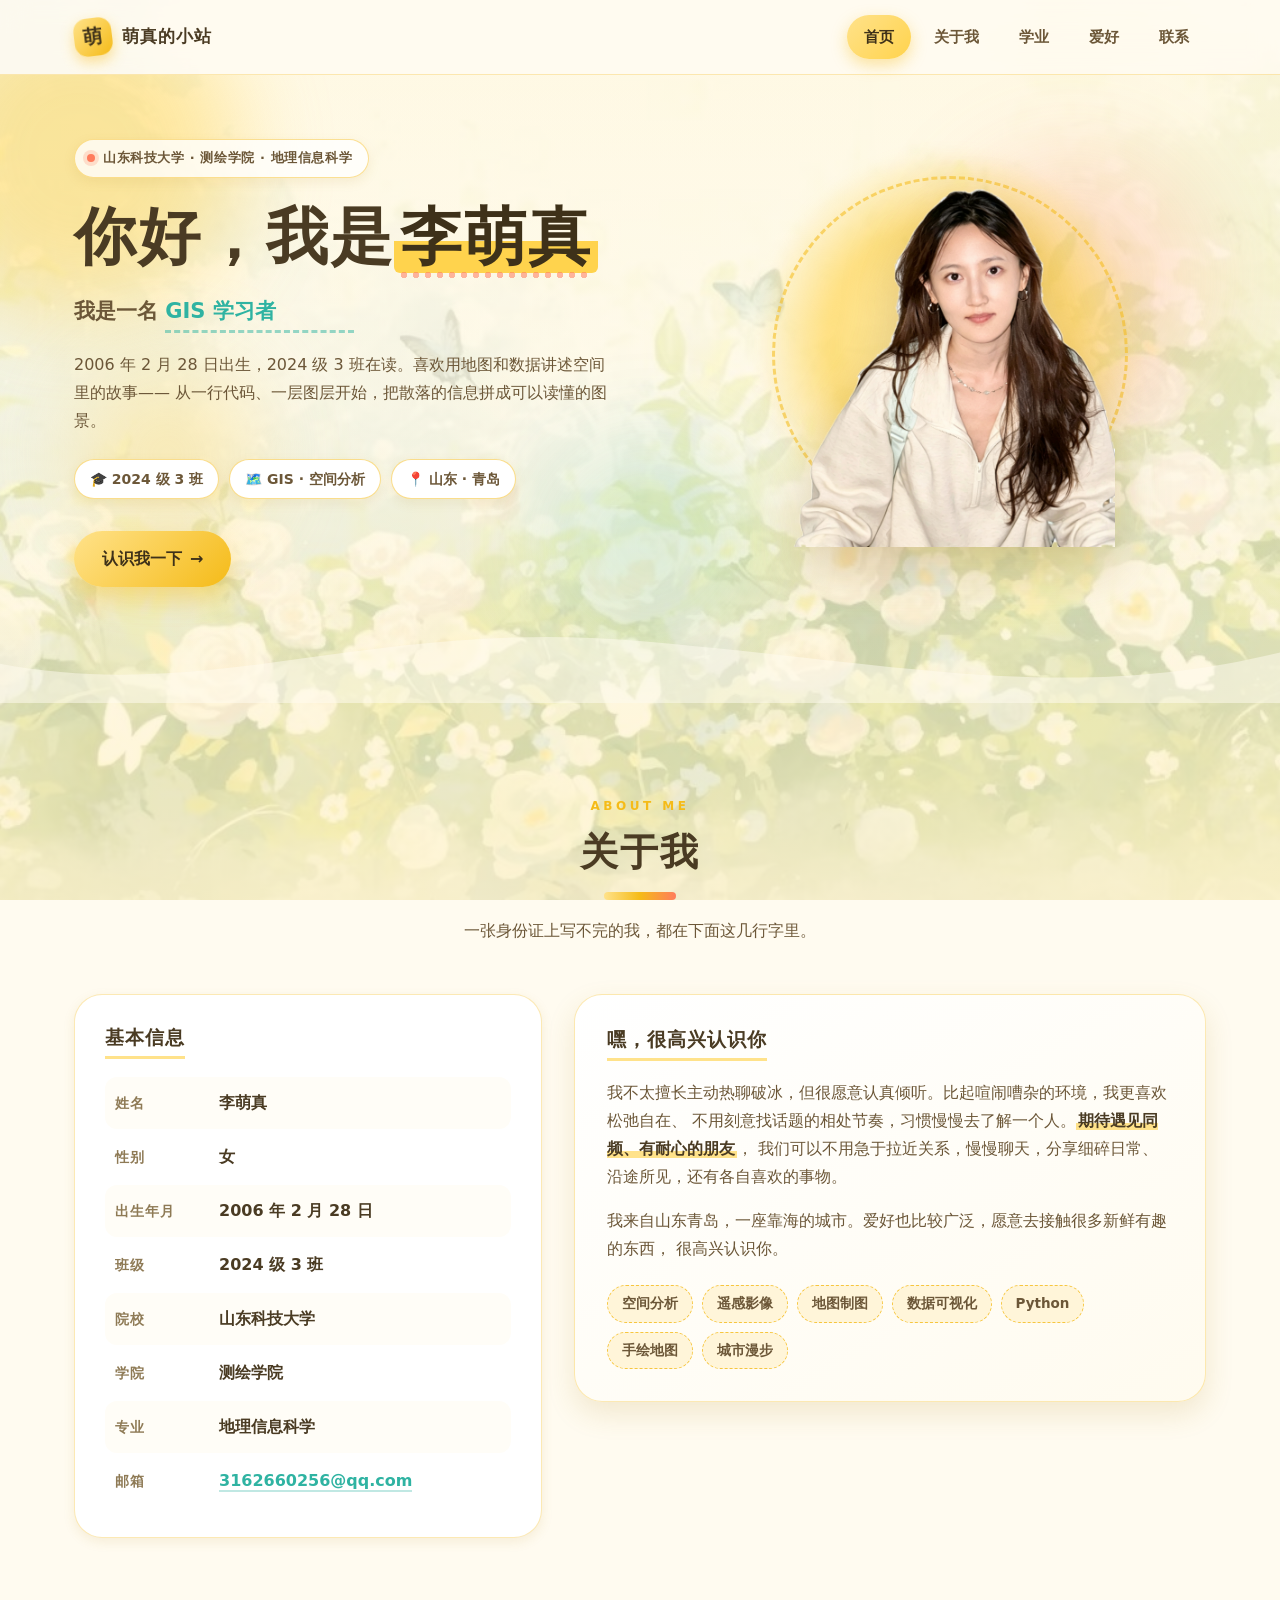
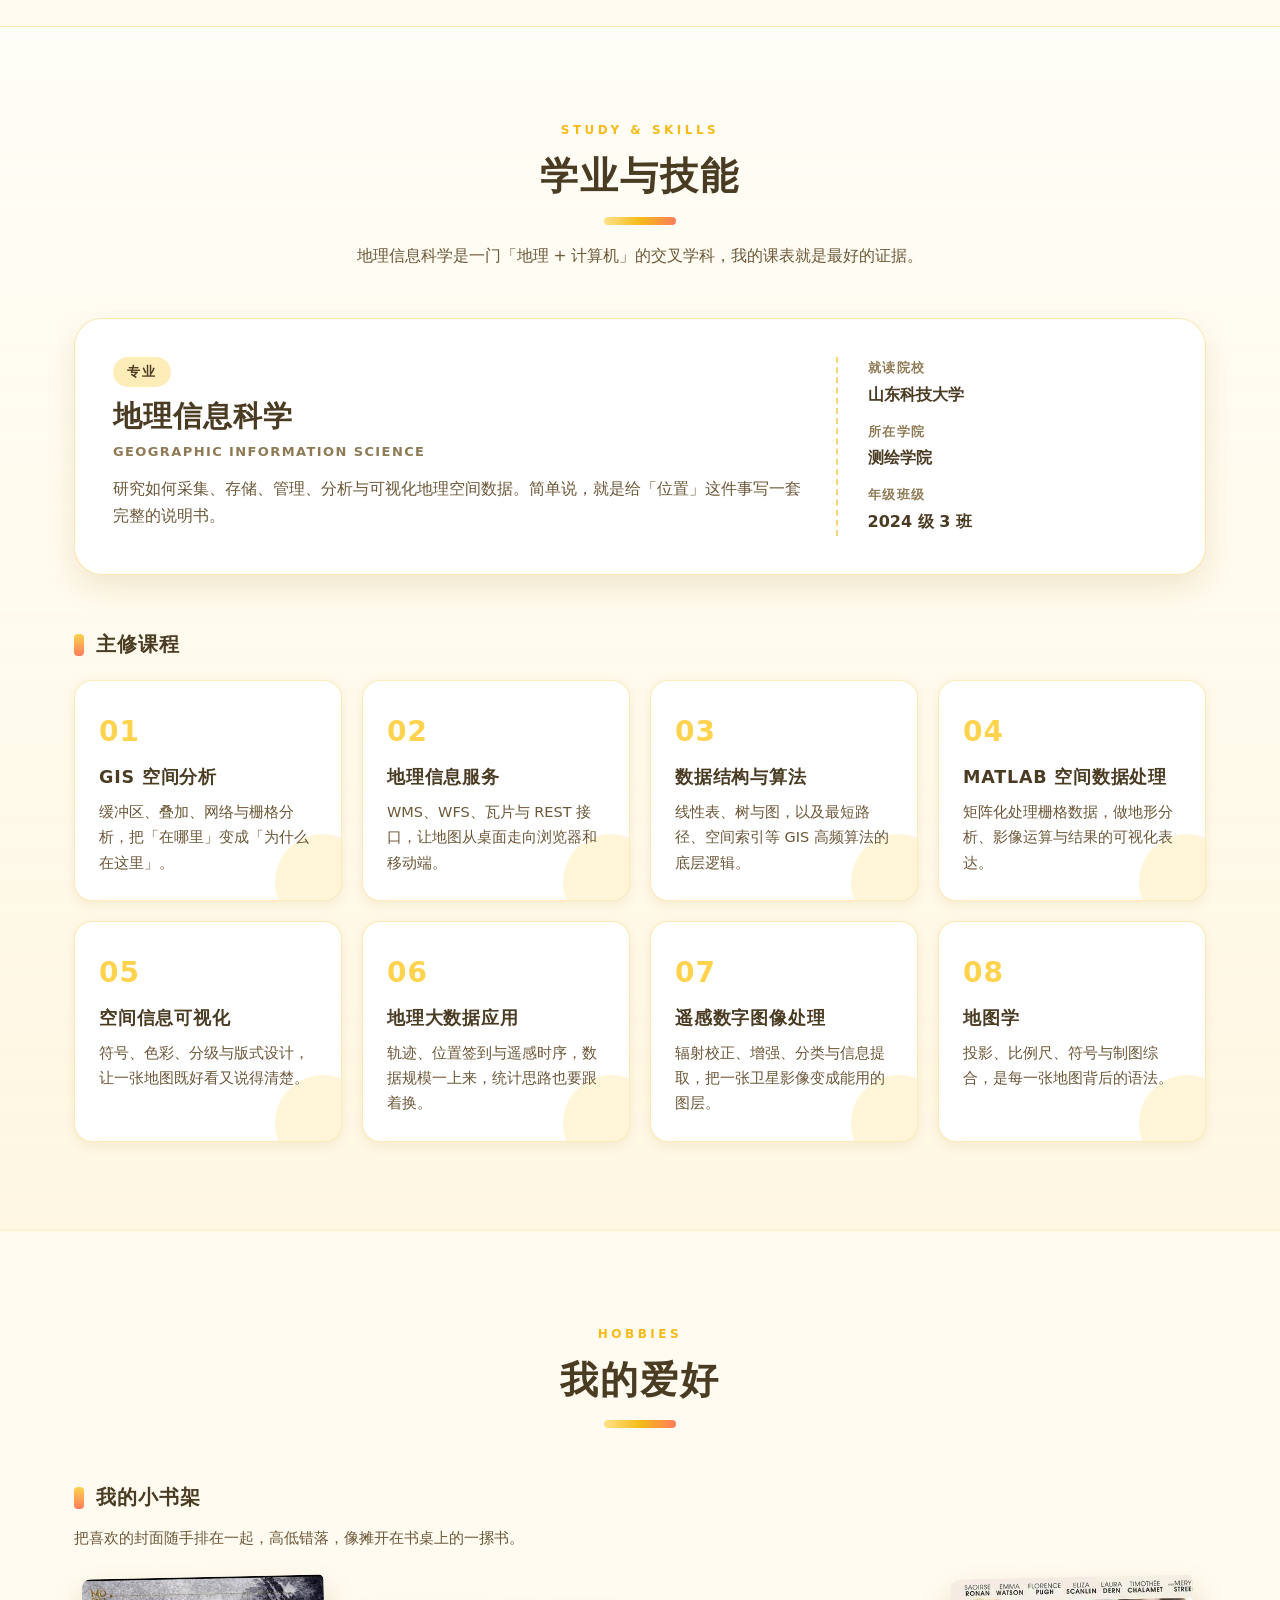
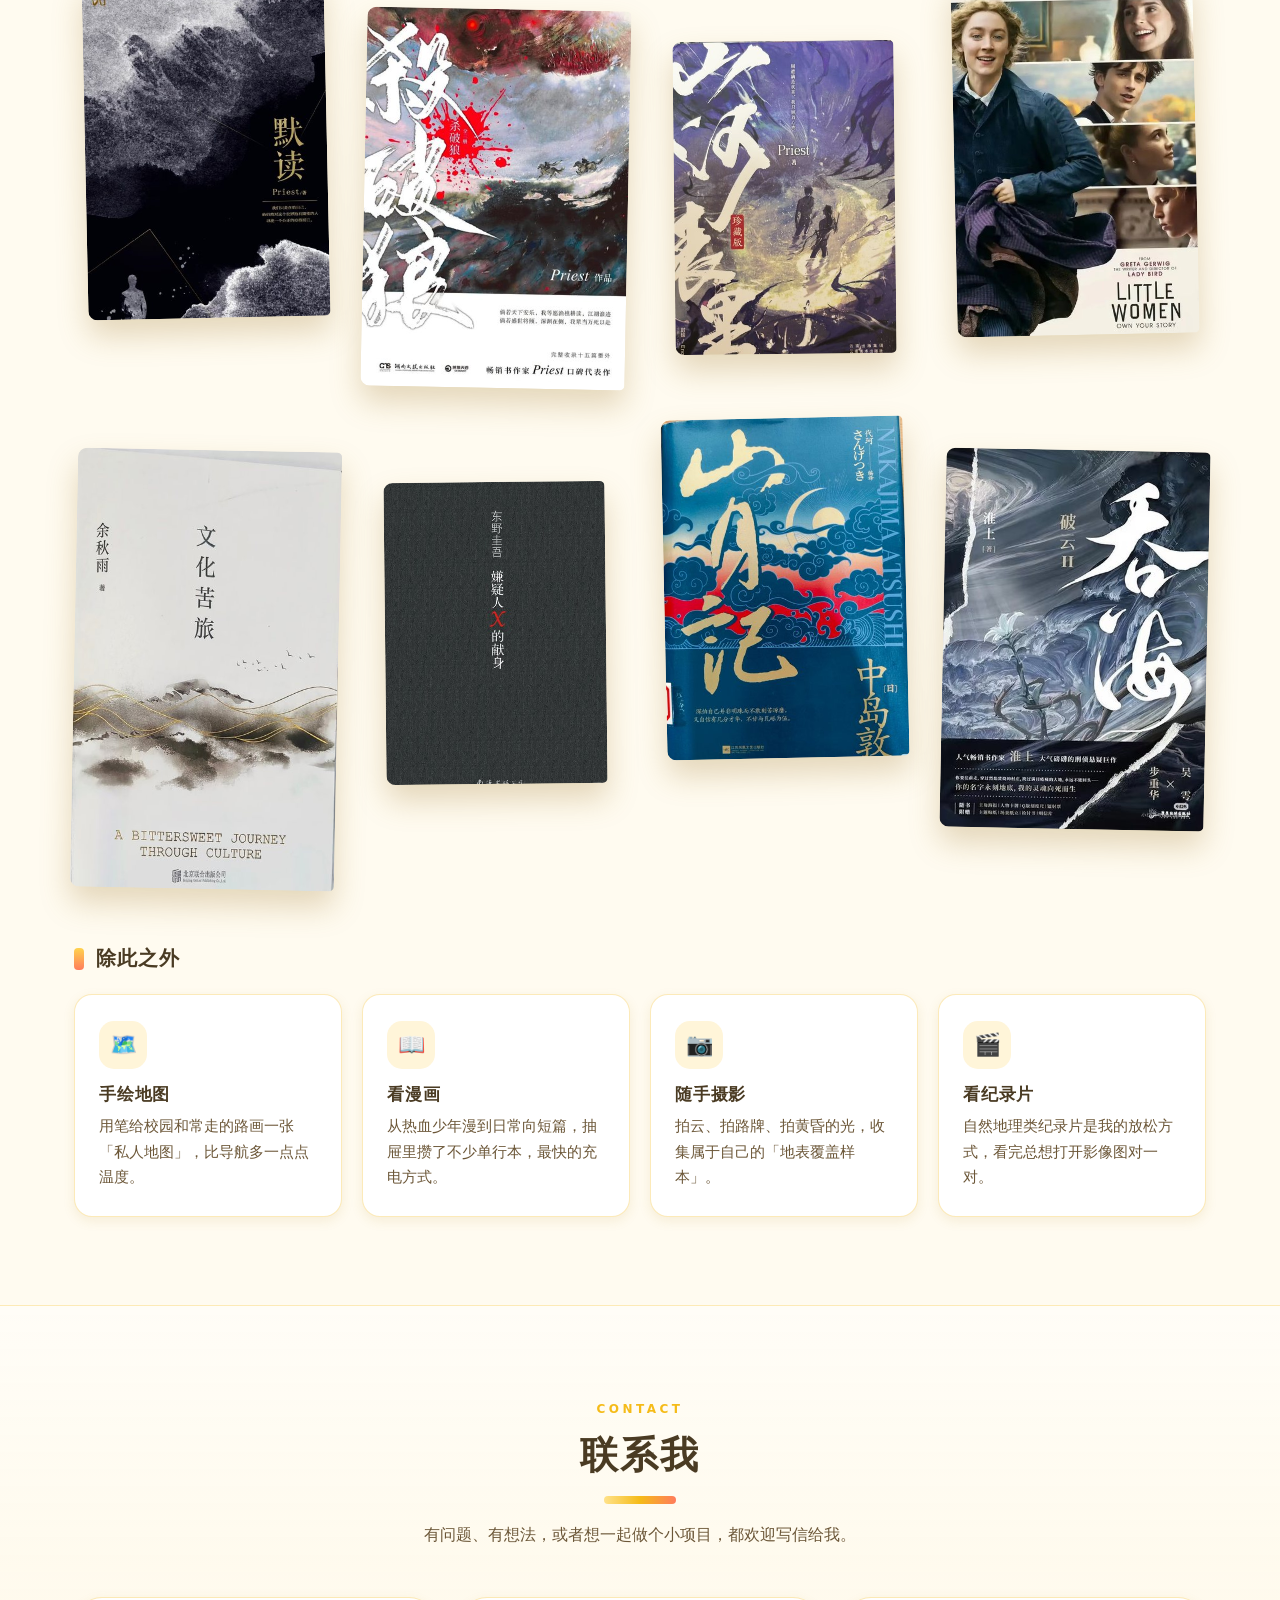
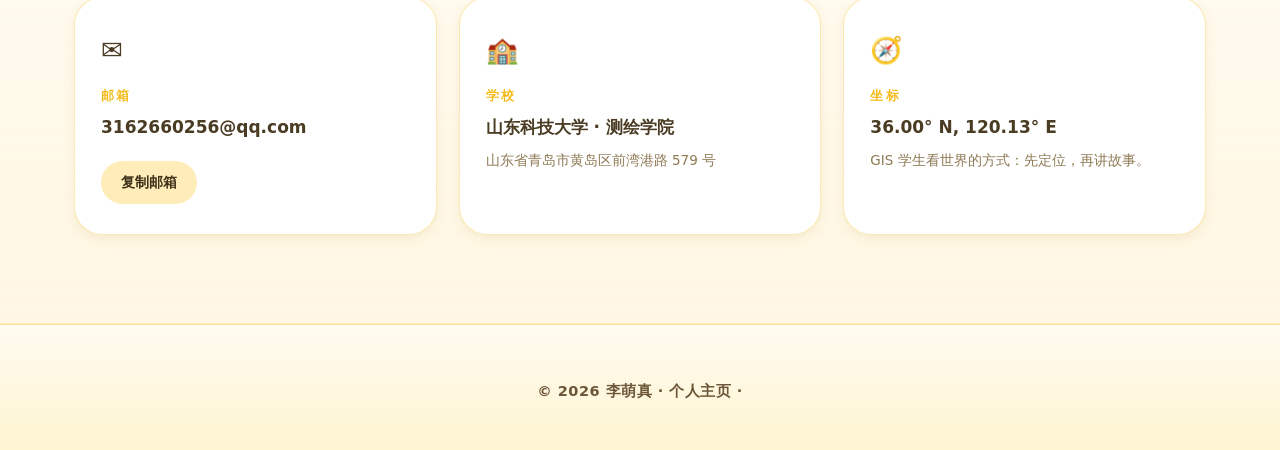
<file: index.html>
<!DOCTYPE html>
<html lang="zh-CN">
<head>
  <meta charset="UTF-8" />
  <meta name="viewport" content="width=device-width, initial-scale=1.0" />
  <meta name="description" content="李萌真的个人主页 —— 山东科技大学测绘学院地理信息科学专业，2024级3班。" />
  <meta name="author" content="李萌真" />
  <title>李萌真 · 个人主页</title>
  <link rel="icon" href="data:image/svg+xml,%3Csvg xmlns='http://www.w3.org/2000/svg' viewBox='0 0 32 32'%3E%3Crect width='32' height='32' rx='9' fill='%23FFD659'/%3E%3Ctext x='16' y='23' font-size='19' text-anchor='middle' font-family='sans-serif' fill='%234A3B23'%3E%E8%90%8C%3C/text%3E%3C/svg%3E" />
  <link rel="stylesheet" href="css/style.css" id="mainCss" />
  <!-- 发布兜底：有些平台（GitHub 网页上传）会把 css/ 目录压平，
       主样式表 404 时改从同层加载，避免整页变成没有样式的纯文本 -->
  <script>
    (function () {
      var link = document.getElementById('mainCss');
      if (!link) return;
      link.addEventListener('error', function () {
        var alt = document.createElement('link');
        alt.rel = 'stylesheet';
        alt.href = 'style.css';
        document.head.appendChild(alt);
        document.querySelectorAll('img[src^="images/"]').forEach(function (img) {
          img.src = img.getAttribute('src').replace(/^images\//, '');
        });
      });
    })();
  </script>
  <!-- 先给 <html> 打上 js 标记：只有在 JS 可用时才启用「滚动显现」的初始隐藏状态，
       即使脚本加载失败，页面内容也始终可见 -->
  <script>document.documentElement.classList.add('js');</script>
</head>
<body>

  <a class="skip-link" href="#about">跳到主要内容</a>

  <!-- ============ 顶部导航栏 ============ -->
  <header class="site-header" id="top">
    <nav class="nav" aria-label="主导航">
      <a class="logo" href="#top">
        <span class="logo-mark" aria-hidden="true">萌</span>
        <span class="logo-text">萌真的小站</span>
      </a>

      <button class="nav-toggle" id="navToggle" aria-expanded="false" aria-controls="navMenu" aria-label="展开导航菜单">
        <span class="nav-toggle-bar" aria-hidden="true"></span>
        <span class="nav-toggle-bar" aria-hidden="true"></span>
        <span class="nav-toggle-bar" aria-hidden="true"></span>
      </button>

      <ul class="nav-menu" id="navMenu">
        <li><a class="nav-link is-active" href="#hero">首页</a></li>
        <li><a class="nav-link" href="#about">关于我</a></li>
        <li><a class="nav-link" href="#study">学业</a></li>
        <li><a class="nav-link" href="#hobby">爱好</a></li>
        <li><a class="nav-link" href="#contact">联系</a></li>
      </ul>
    </nav>
  </header>

  <main>

    <!-- ============ 首屏 ============ -->
    <section class="hero" id="hero">
      <div class="hero-blobs" aria-hidden="true">
        <span class="blob blob-1"></span>
        <span class="blob blob-2"></span>
        <span class="blob blob-3"></span>
        <span class="blob blob-4"></span>
      </div>

      <div class="hero-inner container">
        <div class="hero-text">
          <p class="eyebrow">
            <span class="dot" aria-hidden="true"></span>
            山东科技大学 · 测绘学院 · 地理信息科学
          </p>

          <h1 class="hero-title">
            你好，我是<span class="hl">李萌真</span>
          </h1>

          <p class="hero-rotator">
            我是一名 <span class="rotator" id="rotator" aria-live="polite">GIS 学习者</span>
          </p>

          <p class="hero-desc">
            2006 年 2 月 28 日出生，2024 级 3 班在读。喜欢用地图和数据讲述空间里的故事——
            从一行代码、一层图层开始，把散落的信息拼成可以读懂的图景。
          </p>

          <div class="hero-chips">
            <span class="chip">🎓 2024 级 3 班</span>
            <span class="chip">🗺️ GIS · 空间分析</span>
            <span class="chip">📍 山东 · 青岛</span>
          </div>

          <div class="hero-actions">
            <a class="btn btn-primary" href="#about">认识我一下 <span aria-hidden="true">→</span></a>
          </div>
        </div>

        <div class="hero-photo">
          <div class="portrait-glow" aria-hidden="true"></div>
          <div class="portrait-ring" aria-hidden="true"></div>
          <img class="portrait" src="images/avatar-cutout.png" alt="李萌真的头像" width="732" height="815" />
        </div>
      </div>

      <div class="hero-wave" aria-hidden="true">
        <svg viewBox="0 0 1440 120" preserveAspectRatio="none" focusable="false">
          <path d="M0,64 C240,120 420,0 720,32 C1020,64 1200,120 1440,48 L1440,120 L0,120 Z" fill="#FFFCF0" fill-opacity="0.5" />
        </svg>
      </div>
    </section>

    <!-- ============ 关于我 ============ -->
    <section class="section" id="about">
      <div class="container">
        <header class="section-head reveal">
          <p class="section-tag">ABOUT ME</p>
          <h2 class="section-title">关于我</h2>
          <p class="section-sub">一张身份证上写不完的我，都在下面这几行字里。</p>
        </header>

        <div class="about-grid">
          <div class="card facts reveal">
            <h3 class="card-title">基本信息</h3>
            <dl class="facts-list">
              <div class="fact">
                <dt>姓名</dt><dd>李萌真</dd>
              </div>
              <div class="fact">
                <dt>性别</dt><dd>女</dd>
              </div>
              <div class="fact">
                <dt>出生年月</dt><dd>2006 年 2 月 28 日</dd>
              </div>
              <div class="fact">
                <dt>班级</dt><dd>2024 级 3 班</dd>
              </div>
              <div class="fact">
                <dt>院校</dt><dd>山东科技大学</dd>
              </div>
              <div class="fact">
                <dt>学院</dt><dd>测绘学院</dd>
              </div>
              <div class="fact">
                <dt>专业</dt><dd>地理信息科学</dd>
              </div>
              <div class="fact">
                <dt>邮箱</dt>
                <dd><a href="mailto:3162660256@qq.com">3162660256@qq.com</a></dd>
              </div>
            </dl>
          </div>

          <div class="about-text reveal">
            <h3 class="card-title">嘿，很高兴认识你</h3>
            <p>
              我不太擅长主动热聊破冰，但很愿意认真倾听。比起喧闹嘈杂的环境，我更喜欢松弛自在、
              不用刻意找话题的相处节奏，习惯慢慢去了解一个人。<strong>期待遇见同频、有耐心的朋友</strong>，
              我们可以不用急于拉近关系，慢慢聊天，分享细碎日常、沿途所见，还有各自喜欢的事物。
            </p>
            <p>
              我来自山东青岛，一座靠海的城市。爱好也比较广泛，愿意去接触很多新鲜有趣的东西，
              很高兴认识你。
            </p>

            <ul class="tag-cloud" aria-label="兴趣与关键词">
              <li class="tag">空间分析</li>
              <li class="tag">遥感影像</li>
              <li class="tag">地图制图</li>
              <li class="tag">数据可视化</li>
              <li class="tag">Python</li>
              <li class="tag">手绘地图</li>
              <li class="tag">城市漫步</li>
            </ul>
          </div>
        </div>
      </div>
    </section>

    <!-- ============ 学业 ============ -->
    <section class="section section-alt" id="study">
      <div class="container">
        <header class="section-head reveal">
          <p class="section-tag">STUDY &amp; SKILLS</p>
          <h2 class="section-title">学业与技能</h2>
          <p class="section-sub">地理信息科学是一门「地理 + 计算机」的交叉学科，我的课表就是最好的证据。</p>
        </header>

        <div class="major-card reveal">
          <div class="major-main">
            <p class="major-label">专业</p>
            <h3 class="major-name">地理信息科学 <span class="major-en">Geographic Information Science</span></h3>
            <p class="major-desc">
              研究如何采集、存储、管理、分析与可视化地理空间数据。简单说，就是给「位置」这件事写一套完整的说明书。
            </p>
          </div>
          <div class="major-side" aria-label="基本信息">
            <p><span>就读院校</span><strong>山东科技大学</strong></p>
            <p><span>所在学院</span><strong>测绘学院</strong></p>
            <p><span>年级班级</span><strong>2024 级 3 班</strong></p>
          </div>
        </div>

        <h3 class="sub-title reveal">主修课程</h3>
        <ul class="course-grid">
          <li class="course-card reveal">
            <span class="course-no" aria-hidden="true">01</span>
            <h4>GIS 空间分析</h4>
            <p>缓冲区、叠加、网络与栅格分析，把「在哪里」变成「为什么在这里」。</p>
          </li>
          <li class="course-card reveal">
            <span class="course-no" aria-hidden="true">02</span>
            <h4>地理信息服务</h4>
            <p>WMS、WFS、瓦片与 REST 接口，让地图从桌面走向浏览器和移动端。</p>
          </li>
          <li class="course-card reveal">
            <span class="course-no" aria-hidden="true">03</span>
            <h4>数据结构与算法</h4>
            <p>线性表、树与图，以及最短路径、空间索引等 GIS 高频算法的底层逻辑。</p>
          </li>
          <li class="course-card reveal">
            <span class="course-no" aria-hidden="true">04</span>
            <h4>MATLAB 空间数据处理</h4>
            <p>矩阵化处理栅格数据，做地形分析、影像运算与结果的可视化表达。</p>
          </li>
          <li class="course-card reveal">
            <span class="course-no" aria-hidden="true">05</span>
            <h4>空间信息可视化</h4>
            <p>符号、色彩、分级与版式设计，让一张地图既好看又说得清楚。</p>
          </li>
          <li class="course-card reveal">
            <span class="course-no" aria-hidden="true">06</span>
            <h4>地理大数据应用</h4>
            <p>轨迹、位置签到与遥感时序，数据规模一上来，统计思路也要跟着换。</p>
          </li>
          <li class="course-card reveal">
            <span class="course-no" aria-hidden="true">07</span>
            <h4>遥感数字图像处理</h4>
            <p>辐射校正、增强、分类与信息提取，把一张卫星影像变成能用的图层。</p>
          </li>
          <li class="course-card reveal">
            <span class="course-no" aria-hidden="true">08</span>
            <h4>地图学</h4>
            <p>投影、比例尺、符号与制图综合，是每一张地图背后的语法。</p>
          </li>
        </ul>
      </div>
    </section>

    <!-- ============ 爱好 ============ -->
    <section class="section" id="hobby">
      <div class="container">
        <header class="section-head reveal">
          <p class="section-tag">HOBBIES</p>
          <h2 class="section-title">我的爱好</h2>
        </header>

        <h3 class="sub-title reveal">我的小书架</h3>
        <p class="shelf-note reveal">把喜欢的封面随手排在一起，高低错落，像摊开在书桌上的一摞书。</p>

                <ul class="books reveal">
          <li class="book"><img src="images/cover-1.jpg" alt="书籍封面" width="420" height="590" loading="lazy" /></li>
          <li class="book"><img src="images/cover-2.jpg" alt="书籍封面" width="420" height="604" loading="lazy" /></li>
          <li class="book"><img src="images/cover-3.jpg" alt="书籍封面" width="420" height="594" loading="lazy" /></li>
          <li class="book"><img src="images/cover-4.jpg" alt="书籍封面" width="420" height="620" loading="lazy" /></li>
          <li class="book"><img src="images/cover-5.jpg" alt="书籍封面" width="420" height="700" loading="lazy" /></li>
          <li class="book"><img src="images/cover-6.jpg" alt="书籍封面" width="420" height="574" loading="lazy" /></li>
          <li class="book"><img src="images/cover-7.jpg" alt="书籍封面" width="420" height="589" loading="lazy" /></li>
          <li class="book"><img src="images/cover-8.jpg" alt="书籍封面" width="420" height="604" loading="lazy" /></li>
        </ul>

        <h3 class="sub-title reveal">除此之外</h3>
        <ul class="hobby-grid">
          <li class="hobby-card reveal">
            <span class="hobby-icon" aria-hidden="true">🗺️</span>
            <h4>手绘地图</h4>
            <p>用笔给校园和常走的路画一张「私人地图」，比导航多一点点温度。</p>
          </li>
          <li class="hobby-card reveal">
            <span class="hobby-icon" aria-hidden="true">📖</span>
            <h4>看漫画</h4>
            <p>从热血少年漫到日常向短篇，抽屉里攒了不少单行本，最快的充电方式。</p>
          </li>
          <li class="hobby-card reveal">
            <span class="hobby-icon" aria-hidden="true">📷</span>
            <h4>随手摄影</h4>
            <p>拍云、拍路牌、拍黄昏的光，收集属于自己的「地表覆盖样本」。</p>
          </li>
          <li class="hobby-card reveal">
            <span class="hobby-icon" aria-hidden="true">🎬</span>
            <h4>看纪录片</h4>
            <p>自然地理类纪录片是我的放松方式，看完总想打开影像图对一对。</p>
          </li>
        </ul>
      </div>
    </section>

    <!-- ============ 联系 ============ -->
    <section class="section section-alt" id="contact">
      <div class="container">
        <header class="section-head reveal">
          <p class="section-tag">CONTACT</p>
          <h2 class="section-title">联系我</h2>
          <p class="section-sub">有问题、有想法，或者想一起做个小项目，都欢迎写信给我。</p>
        </header>

        <div class="contact-grid">
          <div class="contact-card reveal">
            <span class="contact-icon" aria-hidden="true">✉️</span>
            <p class="contact-label">邮箱</p>
            <a class="contact-value" href="mailto:3162660256@qq.com" id="mailLink">3162660256@qq.com</a>
            <button class="btn btn-mini" id="copyMail" type="button">复制邮箱</button>
          </div>

          <div class="contact-card reveal">
            <span class="contact-icon" aria-hidden="true">🏫</span>
            <p class="contact-label">学校</p>
            <p class="contact-value">山东科技大学 · 测绘学院</p>
            <p class="contact-note">山东省青岛市黄岛区前湾港路 579 号</p>
          </div>

          <div class="contact-card reveal">
            <span class="contact-icon" aria-hidden="true">🧭</span>
            <p class="contact-label">坐标</p>
            <p class="contact-value">36.00° N, 120.13° E</p>
            <p class="contact-note">GIS 学生看世界的方式：先定位，再讲故事。</p>
          </div>
        </div>
      </div>
    </section>

  </main>

  <!-- ============ 页脚 ============ -->
  <footer class="site-footer">
    <div class="container footer-inner">
      <p class="footer-text">© 2026 李萌真 · 个人主页 ·</p>
    </div>
  </footer>

  <button class="to-top" id="toTop" type="button" aria-label="回到顶部">↑</button>

  <div class="toast" id="toast" role="status" aria-live="polite"></div>

  <script src="js/main.js" defer></script>
</body>
</html>
</file>
<file: css/style.css>
@charset "UTF-8";
/* ============================================================
   李萌真 · 个人主页
   风格：鹅黄色基调 + 活泼灵动
   技术：CSS 变量 / Grid / Flex / 伪元素 / 关键帧动画 / 媒体查询
   ============================================================ */

/* ---------- 1. 变量与基础重置 ---------- */
:root {
  /* 鹅黄色系 */
  --goose-50: #FFFDF7;
  --goose-100: #FFFBF0;
  --goose-200: #FFF5D9;
  --goose-300: #FFEDB9;
  --goose-400: #FFE28A;
  --goose-500: #FFD34D;
  --goose-600: #F5BB18;

  /* 文字色 */
  --ink: #4A3B23;
  --ink-2: #6C5738;
  --ink-3: #8E7A55;

  /* 点缀色 */
  --coral: #FF7C5C;
  --mint: #2FB3A2;
  --sky: #6FA8DC;

  /* 阴影 */
  --shadow-sm: 0 4px 12px rgba(180, 140, 40, 0.12);
  --shadow-md: 0 12px 28px rgba(175, 135, 35, 0.16);
  --shadow-lg: 0 24px 54px rgba(165, 125, 25, 0.20);

  /* 圆角 */
  --radius-lg: 28px;
  --radius-md: 18px;
  --radius-sm: 12px;

  /* 动效 */
  --ease: cubic-bezier(0.22, 0.61, 0.36, 1);
  --nav-h: 74px;
}

*,
*::before,
*::after {
  box-sizing: border-box;
}

html {
  scroll-behavior: smooth;
  -webkit-text-size-adjust: 100%;
}

body {
  margin: 0;
  color: var(--ink);
  background-color: var(--goose-100);
  /* 两层背景：上层是鹅黄色薄纱（保证文字对比度），下层是背景图。
     图片固定、按视口铺满，滚动时内容在上面滑过，背景不动。 */
  background-image:
    linear-gradient(
      180deg,
      rgba(255, 251, 240, 0.58) 0%,
      rgba(255, 247, 224, 0.68) 50%,
      rgba(255, 242, 203, 0.80) 100%
    ),
    url("../images/bg.jpg");
  background-position: center center, center center;
  background-size: cover, cover;
  background-repeat: no-repeat, no-repeat;
  background-attachment: fixed, fixed;
  font-family: "PingFang SC", "Microsoft YaHei", "Hiragino Sans GB", "Noto Sans SC",
    system-ui, -apple-system, "Segoe UI", sans-serif;
  font-size: 16px;
  line-height: 1.75;
  overflow-x: hidden;
}

h1, h2, h3, h4 {
  margin: 0;
  line-height: 1.35;
  font-weight: 800;
  letter-spacing: 0.5px;
}

p {
  margin: 0;
}

ul, ol {
  margin: 0;
  padding: 0;
  list-style: none;
}

img {
  max-width: 100%;
  height: auto;
  display: block;
}

a {
  color: inherit;
}

button {
  font: inherit;
  color: inherit;
  border: none;
  background: none;
  cursor: pointer;
}

strong {
  color: var(--ink);
  background: linear-gradient(180deg, transparent 62%, var(--goose-400) 62%);
  padding: 0 2px;
  font-weight: 700;
}

::selection {
  background: var(--goose-500);
  color: var(--ink);
}

/* ---------- 2. 通用工具类 ---------- */
.container {
  width: 100%;
  max-width: 1180px;
  margin: 0 auto;
  padding: 0 24px;
}

.sr-only {
  position: absolute;
  width: 1px;
  height: 1px;
  padding: 0;
  margin: -1px;
  overflow: hidden;
  clip: rect(0 0 0 0);
  white-space: nowrap;
  border: 0;
}

.skip-link {
  position: absolute;
  top: -60px;
  left: 16px;
  z-index: 999;
  padding: 10px 20px;
  border-radius: 0 0 12px 12px;
  background: var(--ink);
  color: var(--goose-100);
  text-decoration: none;
  font-weight: 700;
  transition: top 0.25s var(--ease);
}

.skip-link:focus-visible {
  top: 0;
}

/* 键盘可访问焦点样式 */
a:focus-visible,
button:focus-visible {
  outline: 3px solid var(--coral);
  outline-offset: 3px;
  border-radius: 6px;
}

/* ---------- 3. 顶部导航栏 ---------- */
.site-header {
  position: sticky;
  top: 0;
  z-index: 100;
  background: rgba(255, 251, 240, 0.82);
  -webkit-backdrop-filter: blur(14px) saturate(150%);
  backdrop-filter: blur(14px) saturate(150%);
  border-bottom: 1px solid rgba(245, 187, 24, 0.30);
  transition: box-shadow 0.3s var(--ease), background 0.3s var(--ease);
}

.site-header.is-scrolled {
  box-shadow: 0 8px 26px rgba(175, 135, 35, 0.14);
  background: rgba(255, 251, 240, 0.95);
}

.nav {
  position: relative;
  width: 100%;
  max-width: 1180px;
  min-height: var(--nav-h);
  margin: 0 auto;
  padding: 0 24px;
  display: flex;
  align-items: center;
  justify-content: space-between;
  gap: 18px;
}

.logo {
  display: inline-flex;
  align-items: center;
  gap: 10px;
  text-decoration: none;
  color: var(--ink);
  font-weight: 800;
  letter-spacing: 1px;
  white-space: nowrap;
}

.logo-mark {
  width: 38px;
  height: 38px;
  display: grid;
  place-items: center;
  border-radius: 13px;
  background: linear-gradient(135deg, var(--goose-400), var(--goose-600));
  color: #3E3119;
  font-size: 19px;
  box-shadow: 0 6px 14px rgba(245, 187, 24, 0.42);
  transform: rotate(-7deg);
  transition: transform 0.35s var(--ease);
}

.logo:hover .logo-mark {
  transform: rotate(7deg) scale(1.08);
}

.logo-text {
  font-size: 17px;
}

.nav-menu {
  display: flex;
  align-items: center;
  gap: 6px;
}

.nav-link {
  position: relative;
  display: block;
  padding: 9px 17px;
  border-radius: 999px;
  font-size: 15px;
  font-weight: 600;
  color: var(--ink-2);
  text-decoration: none;
  transition: background 0.25s var(--ease), color 0.25s var(--ease);
}

.nav-link:hover {
  background: var(--goose-200);
  color: var(--ink);
}

.nav-link.is-active {
  background: linear-gradient(135deg, var(--goose-400), var(--goose-500));
  color: #3E3119;
  box-shadow: 0 6px 16px rgba(245, 187, 24, 0.38);
}

/* 汉堡按钮（默认隐藏） */
.nav-toggle {
  display: none;
  flex-direction: column;
  justify-content: center;
  gap: 5px;
  width: 44px;
  height: 44px;
  padding: 0 10px;
  border-radius: 12px;
  background: var(--goose-300);
  transition: background 0.25s var(--ease);
}

.nav-toggle:hover {
  background: var(--goose-400);
}

.nav-toggle-bar {
  display: block;
  height: 2.5px;
  width: 100%;
  border-radius: 2px;
  background: var(--ink);
  transition: transform 0.3s var(--ease), opacity 0.25s var(--ease);
}

.nav-toggle[aria-expanded="true"] .nav-toggle-bar:nth-child(1) {
  transform: translateY(7.5px) rotate(45deg);
}

.nav-toggle[aria-expanded="true"] .nav-toggle-bar:nth-child(2) {
  opacity: 0;
}

.nav-toggle[aria-expanded="true"] .nav-toggle-bar:nth-child(3) {
  transform: translateY(-7.5px) rotate(-45deg);
}

/* ---------- 4. 首屏 ---------- */
.hero {
  position: relative;
  overflow: hidden;
  padding: 0;
  background: linear-gradient(
    180deg,
    rgba(255, 244, 203, 0.38) 0%,
    rgba(255, 250, 233, 0.18) 55%,
    rgba(255, 251, 240, 0.04) 100%
  );
}

.hero-inner {
  position: relative;
  z-index: 2;
  display: grid;
  grid-template-columns: 1.05fr 0.95fr;
  align-items: center;
  gap: 56px;
  padding-top: 64px;
  padding-bottom: 116px;
}

.eyebrow {
  display: inline-flex;
  align-items: center;
  gap: 8px;
  padding: 7px 16px 7px 12px;
  border-radius: 999px;
  background: rgba(255, 255, 255, 0.78);
  border: 1px solid rgba(245, 187, 24, 0.45);
  font-size: 13px;
  font-weight: 600;
  color: var(--ink-2);
  letter-spacing: 0.6px;
  box-shadow: var(--shadow-sm);
}

.eyebrow .dot {
  width: 8px;
  height: 8px;
  border-radius: 50%;
  background: var(--coral);
  box-shadow: 0 0 0 4px rgba(255, 124, 92, 0.22);
  animation: pulse 2.2s ease-in-out infinite;
}

.hero-title {
  margin-top: 22px;
  font-size: clamp(38px, 5.2vw, 62px);
  letter-spacing: 2px;
  line-height: 1.18;
}

.hero-title .hl {
  position: relative;
  display: inline-block;
  padding: 0 6px;
  color: #3E3119;
  background: linear-gradient(180deg, transparent 56%, var(--goose-500) 56%);
  border-radius: 6px;
}

.hero-title .hl::after {
  content: "";
  position: absolute;
  left: 6px;
  right: 6px;
  bottom: -8px;
  height: 10px;
  background: radial-gradient(circle at 4px 4px, var(--coral) 3px, transparent 3.5px) repeat-x;
  background-size: 12px 10px;
  opacity: 0.55;
}

.hero-rotator {
  margin-top: 20px;
  font-size: clamp(17px, 2vw, 21px);
  font-weight: 600;
  color: var(--ink-2);
}

.rotator {
  display: inline-block;
  min-width: 9em;
  color: var(--mint);
  font-weight: 800;
  border-bottom: 3px dashed rgba(47, 179, 162, 0.5);
  transition: opacity 0.28s var(--ease), transform 0.28s var(--ease);
}

.rotator.is-fading {
  opacity: 0;
  transform: translateY(-8px);
}

.hero-desc {
  max-width: 34em;
  margin-top: 18px;
  color: var(--ink-2);
  font-size: 16px;
}

.hero-chips {
  display: flex;
  flex-wrap: wrap;
  gap: 10px;
  margin-top: 24px;
}

.chip {
  padding: 7px 15px;
  border-radius: 999px;
  background: #FFFFFF;
  border: 1px solid rgba(245, 187, 24, 0.5);
  font-size: 14px;
  font-weight: 600;
  color: var(--ink-2);
  box-shadow: var(--shadow-sm);
  transition: transform 0.28s var(--ease), box-shadow 0.28s var(--ease);
}

.chip:hover {
  transform: translateY(-3px) rotate(-1.5deg);
  box-shadow: var(--shadow-md);
}

.hero-actions {
  display: flex;
  flex-wrap: wrap;
  gap: 14px;
  margin-top: 32px;
}

.btn {
  display: inline-flex;
  align-items: center;
  gap: 8px;
  padding: 14px 28px;
  border-radius: 999px;
  font-size: 16px;
  font-weight: 700;
  text-decoration: none;
  transition: transform 0.28s var(--ease), box-shadow 0.28s var(--ease),
    background 0.28s var(--ease);
}

.btn-primary {
  color: #3E3119;
  background: linear-gradient(135deg, var(--goose-400), var(--goose-600));
  box-shadow: 0 12px 26px rgba(245, 187, 24, 0.42);
}

.btn-primary:hover {
  transform: translateY(-4px);
  box-shadow: 0 18px 34px rgba(245, 187, 24, 0.5);
}

/* 头像：白底抠出的透明人像，底部对齐，后面垫一圈鹅黄光晕与虚线圆环 */
.hero-photo {
  position: relative;
  display: flex;
  justify-content: center;
  align-items: flex-end;
  min-height: 340px;
}

.portrait-glow {
  position: absolute;
  left: 50%;
  bottom: 2%;
  transform: translateX(-50%);
  width: clamp(260px, 34vw, 390px);
  aspect-ratio: 1 / 1;
  border-radius: 50%;
  background: radial-gradient(
    circle at 50% 50%,
    rgba(255, 238, 180, 0.95) 0%,
    rgba(255, 214, 89, 0.72) 44%,
    rgba(255, 211, 77, 0) 71%
  );
  filter: blur(6px);
  z-index: 1;
}

.portrait-ring {
  position: absolute;
  left: 50%;
  bottom: 4%;
  transform: translateX(-50%);
  width: clamp(240px, 31vw, 356px);
  aspect-ratio: 1 / 1;
  border-radius: 50%;
  border: 3px dashed rgba(245, 187, 24, 0.55);
  z-index: 1;
}

.portrait {
  position: relative;
  z-index: 2;
  width: clamp(238px, 30vw, 330px);
  height: auto;
  filter: drop-shadow(0 20px 26px rgba(140, 100, 25, 0.30));
}

/* 背景光斑 */
.hero-blobs {
  position: absolute;
  inset: 0;
  z-index: 1;
  pointer-events: none;
}

.blob {
  position: absolute;
  border-radius: 50%;
  filter: blur(46px);
  opacity: 0.55;
}

.blob-1 {
  width: 320px;
  height: 320px;
  top: -80px;
  left: -80px;
  background: rgba(255, 211, 77, 0.85);
  animation: floaty 9s ease-in-out infinite;
}

.blob-2 {
  width: 260px;
  height: 260px;
  top: 12%;
  right: 6%;
  background: rgba(255, 124, 92, 0.35);
  animation: floaty 11s ease-in-out infinite 0.8s;
}

.blob-3 {
  width: 220px;
  height: 220px;
  bottom: 8%;
  left: 42%;
  background: rgba(47, 179, 162, 0.28);
  animation: floaty 13s ease-in-out infinite 1.6s;
}

.blob-4 {
  width: 180px;
  height: 180px;
  top: 46%;
  left: 6%;
  background: rgba(255, 226, 138, 0.9);
  animation: floaty 10s ease-in-out infinite 2.4s;
}

.hero-wave {
  position: absolute;
  left: 0;
  right: 0;
  bottom: -1px;
  z-index: 3;
  line-height: 0;
}

.hero-wave svg {
  display: block;
  width: 100%;
  height: 86px;
}

/* ---------- 5. 区块通用 ---------- */
.section {
  position: relative;
  padding: 88px 0;
  scroll-margin-top: calc(var(--nav-h) - 2px);
}

.section-alt {
  background: linear-gradient(
    180deg,
    rgba(255, 255, 255, 0.44),
    rgba(255, 245, 217, 0.58)
  );
  border-top: 1px solid rgba(245, 187, 24, 0.22);
  border-bottom: 1px solid rgba(245, 187, 24, 0.22);
}

.section-head {
  max-width: 640px;
  margin: 0 auto 48px;
  text-align: center;
}

.section-tag {
  display: inline-block;
  margin-bottom: 10px;
  font-size: 12px;
  font-weight: 800;
  letter-spacing: 3.5px;
  color: var(--goose-600);
  text-transform: uppercase;
}

.section-title {
  position: relative;
  font-size: clamp(27px, 3.4vw, 38px);
  letter-spacing: 2px;
}

.section-title::after {
  content: "";
  display: block;
  width: 72px;
  height: 8px;
  margin: 14px auto 0;
  border-radius: 999px;
  background: linear-gradient(90deg, var(--goose-400), var(--goose-600), var(--coral));
}

.section-sub {
  margin-top: 18px;
  color: var(--ink-2);
  font-size: 15.5px;
}

.sub-title {
  display: flex;
  align-items: center;
  gap: 12px;
  margin: 56px 0 22px;
  font-size: 20px;
  letter-spacing: 1px;
}

.sub-title::before {
  content: "";
  width: 10px;
  height: 22px;
  border-radius: 4px;
  background: linear-gradient(180deg, var(--goose-500), var(--coral));
}

.card {
  padding: 30px;
  border-radius: var(--radius-lg);
  background: #FFFFFF;
  border: 1px solid rgba(245, 187, 24, 0.32);
  box-shadow: var(--shadow-sm);
}

.card-title {
  display: inline-block;
  margin-bottom: 18px;
  font-size: 19px;
  letter-spacing: 1px;
  padding-bottom: 6px;
  border-bottom: 3px solid var(--goose-400);
}

/* ---------- 6. 关于我 ---------- */
.about-grid {
  display: grid;
  grid-template-columns: 0.85fr 1.15fr;
  gap: 32px;
  align-items: start;
}

.facts-list {
  display: grid;
  grid-template-columns: 1fr;
  gap: 2px;
  margin: 0;
}

.fact {
  display: grid;
  grid-template-columns: 92px 1fr;
  gap: 12px;
  align-items: baseline;
  padding: 12px 10px;
  border-radius: var(--radius-sm);
  transition: background 0.25s var(--ease), transform 0.25s var(--ease);
}

.fact:nth-child(odd) {
  background: var(--goose-50);
}

.fact:hover {
  background: var(--goose-200);
  transform: translateX(4px);
}

.fact dt {
  font-size: 14px;
  font-weight: 700;
  color: var(--ink-3);
  letter-spacing: 1px;
}

.fact dd {
  margin: 0;
  font-weight: 600;
  color: var(--ink);
  word-break: break-word;
}

.fact dd a {
  color: var(--mint);
  text-decoration: none;
  border-bottom: 2px solid rgba(47, 179, 162, 0.3);
}

.fact dd a:hover {
  border-bottom-color: var(--mint);
}

.about-text {
  padding: 32px;
  border-radius: var(--radius-lg);
  background: linear-gradient(150deg, #FFFFFF 0%, #FFFBEF 100%);
  border: 1px solid rgba(245, 187, 24, 0.32);
  box-shadow: var(--shadow-md);
}

.about-text p {
  margin-bottom: 16px;
  color: var(--ink-2);
}

.tag-cloud {
  display: flex;
  flex-wrap: wrap;
  gap: 9px;
  margin-top: 22px;
}

.tag {
  padding: 6px 14px;
  border-radius: 999px;
  font-size: 13.5px;
  font-weight: 600;
  color: var(--ink-2);
  background: var(--goose-200);
  border: 1px dashed rgba(245, 187, 24, 0.8);
  transition: transform 0.25s var(--ease), background 0.25s var(--ease);
}

.tag:hover {
  transform: translateY(-2px) rotate(-2deg);
  background: var(--goose-300);
}

/* ---------- 7. 学业 ---------- */
.major-card {
  display: grid;
  grid-template-columns: 1.35fr 0.65fr;
  gap: 34px;
  padding: 38px;
  border-radius: var(--radius-lg);
  background: #FFFFFF;
  border: 1px solid rgba(245, 187, 24, 0.34);
  box-shadow: var(--shadow-md);
}

.major-label {
  display: inline-block;
  margin-bottom: 10px;
  padding: 4px 14px;
  border-radius: 999px;
  background: var(--goose-300);
  font-size: 13px;
  font-weight: 800;
  letter-spacing: 2px;
}

.major-name {
  font-size: clamp(22px, 2.6vw, 29px);
  letter-spacing: 1px;
}

.major-en {
  display: block;
  margin-top: 6px;
  font-size: 13px;
  font-weight: 600;
  letter-spacing: 1.4px;
  color: var(--ink-3);
  text-transform: uppercase;
}

.major-desc {
  margin-top: 16px;
  color: var(--ink-2);
  font-size: 15.5px;
}

.major-side {
  display: flex;
  flex-direction: column;
  gap: 12px;
  padding-left: 30px;
  border-left: 2px dashed rgba(245, 187, 24, 0.6);
}

.major-side p {
  display: flex;
  flex-direction: column;
  gap: 2px;
}

.major-side span {
  font-size: 12.5px;
  font-weight: 700;
  letter-spacing: 1.6px;
  color: var(--ink-3);
}

.major-side strong {
  font-size: 16px;
  background: none;
  padding: 0;
}

.course-grid {
  display: grid;
  grid-template-columns: repeat(auto-fit, minmax(258px, 1fr));
  gap: 20px;
}

.course-card {
  position: relative;
  padding: 26px 24px 24px;
  border-radius: var(--radius-md);
  background: #FFFFFF;
  border: 1px solid rgba(245, 187, 24, 0.30);
  box-shadow: var(--shadow-sm);
  overflow: hidden;
  transition: transform 0.35s var(--ease), box-shadow 0.35s var(--ease),
    border-color 0.35s var(--ease);
}

.course-card::after {
  content: "";
  position: absolute;
  right: -30px;
  bottom: -30px;
  width: 96px;
  height: 96px;
  border-radius: 50%;
  background: var(--goose-200);
  transition: transform 0.45s var(--ease), background 0.45s var(--ease);
}

.course-card:hover {
  transform: translateY(-8px);
  border-color: var(--goose-500);
  box-shadow: var(--shadow-md);
}

.course-card:hover::after {
  transform: scale(1.35);
  background: var(--goose-300);
}

.course-no {
  position: relative;
  z-index: 1;
  display: inline-block;
  margin-bottom: 10px;
  font-size: 28px;
  font-weight: 800;
  letter-spacing: 1px;
  color: var(--goose-500);
}

.course-card h4 {
  position: relative;
  z-index: 1;
  font-size: 17.5px;
  letter-spacing: 0.8px;
}

.course-card p {
  position: relative;
  z-index: 1;
  margin-top: 10px;
  font-size: 14.5px;
  color: var(--ink-2);
}

/* ---------- 8. 爱好：错落瀑布流书架 ---------- */
.shelf-note {
  margin: -8px 0 26px;
  font-size: 15px;
  color: var(--ink-2);
}

/* 八张封面按四列排开，靠「宽度差 + 下沉量 + 倾斜角」做出高低错落的堆叠感。
   窄屏下依次折成三列、两列。 */
.books {
  display: grid;
  grid-template-columns: repeat(4, 1fr);
  gap: 30px 26px;
  align-items: start;
  margin: 0;
  padding: 0;
  list-style: none;
}

.book {
  margin: 0;
  transform: rotate(-1.2deg);
}

/* 错落：每三本为一组，依次缩尺、下沉、换倾斜方向 */
.book:nth-child(3n + 1) img {
  width: 92%;
}

.book:nth-child(3n + 2) {
  margin-top: 32px;
  transform: rotate(1.1deg);
}

.book:nth-child(3n + 2) img {
  width: 100%;
}

.book:nth-child(3n) {
  margin-top: 64px;
  transform: rotate(-0.6deg);
}

.book:nth-child(3n) img {
  width: 84%;
}

.book img {
  display: block;
  width: 100%;
  height: auto;
  margin: 0 auto;
  border-radius: 9px 5px 5px 9px;
  background: var(--goose-200);
  box-shadow: 0 16px 30px rgba(150, 112, 30, 0.26);
  transition: transform 0.45s var(--ease), box-shadow 0.45s var(--ease);
}

.book:hover img {
  transform: translateY(-12px) rotate(1.8deg) scale(1.02);
  box-shadow: 0 28px 46px rgba(150, 112, 30, 0.34);
}

.hobby-grid {
  display: grid;
  grid-template-columns: repeat(auto-fit, minmax(230px, 1fr));
  gap: 20px;
}

.hobby-card {
  padding: 26px 24px;
  border-radius: var(--radius-md);
  background: #FFFFFF;
  border: 1px solid rgba(245, 187, 24, 0.30);
  box-shadow: var(--shadow-sm);
  transition: transform 0.35s var(--ease), box-shadow 0.35s var(--ease);
}

.hobby-card:hover {
  transform: translateY(-6px) rotate(-0.6deg);
  box-shadow: var(--shadow-md);
}

.hobby-icon {
  display: inline-grid;
  place-items: center;
  width: 48px;
  height: 48px;
  margin-bottom: 14px;
  border-radius: 15px;
  background: var(--goose-200);
  font-size: 22px;
  transition: transform 0.35s var(--ease);
}

.hobby-card:hover .hobby-icon {
  transform: rotate(10deg) scale(1.06);
}

.hobby-card h4 {
  font-size: 17px;
  letter-spacing: 0.8px;
}

.hobby-card p {
  margin-top: 8px;
  font-size: 14.5px;
  color: var(--ink-2);
}

/* ---------- 9. 联系 ---------- */
.contact-grid {
  display: grid;
  grid-template-columns: repeat(auto-fit, minmax(260px, 1fr));
  gap: 22px;
}

.contact-card {
  display: flex;
  flex-direction: column;
  gap: 6px;
  padding: 30px 26px;
  border-radius: var(--radius-lg);
  background: #FFFFFF;
  border: 1px solid rgba(245, 187, 24, 0.32);
  box-shadow: var(--shadow-sm);
  transition: transform 0.35s var(--ease), box-shadow 0.35s var(--ease);
}

.contact-card:hover {
  transform: translateY(-6px);
  box-shadow: var(--shadow-md);
}

.contact-icon {
  font-size: 26px;
  margin-bottom: 6px;
}

.contact-label {
  font-size: 12.5px;
  font-weight: 800;
  letter-spacing: 2.4px;
  color: var(--goose-600);
}

.contact-value {
  font-size: 17px;
  font-weight: 700;
  color: var(--ink);
  text-decoration: none;
  word-break: break-all;
}

a.contact-value:hover {
  color: var(--mint);
}

.contact-note {
  font-size: 13.5px;
  color: var(--ink-3);
}

.btn-mini {
  align-self: flex-start;
  margin-top: 12px;
  padding: 9px 20px;
  border-radius: 999px;
  font-size: 14px;
  font-weight: 700;
  color: #3E3119;
  background: var(--goose-300);
  transition: background 0.25s var(--ease), transform 0.25s var(--ease);
}

.btn-mini:hover {
  background: var(--goose-500);
  transform: translateY(-2px);
}

/* ---------- 10. 页脚 ---------- */
.site-footer {
  padding: 54px 0 46px;
  background: linear-gradient(180deg, rgba(255, 251, 240, 0.52), rgba(255, 242, 198, 0.72));
  border-top: 1px solid rgba(245, 187, 24, 0.35);
}

.footer-inner {
  text-align: center;
}

.footer-text {
  font-size: 14.5px;
  font-weight: 600;
  letter-spacing: 0.5px;
  color: var(--ink-2);
}

/* ---------- 11. 回到顶部 & 提示条 ---------- */
.to-top {
  position: fixed;
  right: 26px;
  bottom: 26px;
  z-index: 90;
  width: 52px;
  height: 52px;
  border-radius: 50%;
  display: grid;
  place-items: center;
  font-size: 22px;
  font-weight: 800;
  color: #3E3119;
  background: linear-gradient(135deg, var(--goose-400), var(--goose-600));
  box-shadow: 0 14px 28px rgba(245, 187, 24, 0.45);
  opacity: 0;
  visibility: hidden;
  transform: translateY(16px) scale(0.9);
  transition: opacity 0.3s var(--ease), transform 0.3s var(--ease),
    visibility 0.3s var(--ease);
}

.to-top.is-visible {
  opacity: 1;
  visibility: visible;
  transform: none;
}

.to-top:hover {
  transform: translateY(-4px) scale(1.06);
}

.toast {
  position: fixed;
  left: 50%;
  bottom: 34px;
  z-index: 200;
  padding: 12px 26px;
  border-radius: 999px;
  background: rgba(74, 59, 35, 0.94);
  color: var(--goose-100);
  font-size: 14.5px;
  font-weight: 600;
  white-space: nowrap;
  opacity: 0;
  visibility: hidden;
  transform: translate(-50%, 14px);
  transition: opacity 0.3s var(--ease), transform 0.3s var(--ease),
    visibility 0.3s var(--ease);
}

.toast.is-visible {
  opacity: 1;
  visibility: visible;
  transform: translate(-50%, 0);
}

/* ---------- 12. 滚动显现（依赖 JS 添加 .js 才隐藏，保证无 JS 时可读） ---------- */
.js .reveal {
  opacity: 0;
  transform: translateY(26px);
  transition: opacity 0.7s var(--ease), transform 0.7s var(--ease);
}

.js .reveal.is-visible {
  opacity: 1;
  transform: none;
}

.js .hero-text > *,
.js .hero-photo {
  opacity: 0;
  animation: fadeUp 0.85s var(--ease) forwards;
}

.js .hero-text > *:nth-child(1) { animation-delay: 0.05s; }
.js .hero-text > *:nth-child(2) { animation-delay: 0.15s; }
.js .hero-text > *:nth-child(3) { animation-delay: 0.25s; }
.js .hero-text > *:nth-child(4) { animation-delay: 0.35s; }
.js .hero-text > *:nth-child(5) { animation-delay: 0.45s; }
.js .hero-text > *:nth-child(6) { animation-delay: 0.55s; }
.js .hero-photo { animation-delay: 0.35s; }

/* ---------- 13. 关键帧 ---------- */
@keyframes fadeUp {
  from {
    opacity: 0;
    transform: translateY(28px);
  }
  to {
    opacity: 1;
    transform: none;
  }
}

@keyframes floaty {
  0%   { transform: translateY(0) rotate(0deg); }
  50%  { transform: translateY(-16px) rotate(2deg); }
  100% { transform: translateY(0) rotate(0deg); }
}

@keyframes pulse {
  0%, 100% { box-shadow: 0 0 0 3px rgba(255, 124, 92, 0.25); }
  50%      { box-shadow: 0 0 0 8px rgba(255, 124, 92, 0.06); }
}

/* ---------- 14. 响应式 ---------- */
@media (max-width: 1024px) {
  .hero-inner {
    grid-template-columns: 1fr;
    gap: 48px;
    padding-top: 48px;
    padding-bottom: 104px;
    text-align: center;
  }

  .hero-desc {
    margin-left: auto;
    margin-right: auto;
  }

  .hero-chips,
  .hero-actions {
    justify-content: center;
  }

  .hero-photo {
    order: -1;
  }

  .about-grid,
  .major-card {
    grid-template-columns: 1fr;
  }

  .major-side {
    padding-left: 0;
    padding-top: 20px;
    border-left: none;
    border-top: 2px dashed rgba(245, 187, 24, 0.6);
  }

  .books {
    grid-template-columns: repeat(3, 1fr);
  }
}

@media (max-width: 880px) {
  .nav-toggle {
    display: flex;
  }

  .nav-menu {
    position: absolute;
    top: calc(100% + 8px);
    left: 16px;
    right: 16px;
    flex-direction: column;
    align-items: stretch;
    gap: 4px;
    padding: 10px;
    border-radius: var(--radius-md);
    background: rgba(255, 253, 247, 0.98);
    border: 1px solid rgba(245, 187, 24, 0.45);
    box-shadow: var(--shadow-lg);
    opacity: 0;
    visibility: hidden;
    transform: translateY(-10px);
    transition: opacity 0.28s var(--ease), transform 0.28s var(--ease),
      visibility 0.28s var(--ease);
  }

  .nav-menu.is-open {
    opacity: 1;
    visibility: visible;
    transform: none;
  }

  .nav-link {
    padding: 12px 18px;
    border-radius: var(--radius-sm);
  }

  .books {
    grid-template-columns: repeat(2, 1fr);
    gap: 22px 24px;
  }

  .book:nth-child(3n) {
    margin-top: 48px;
  }
}

@media (max-width: 620px) {
  :root {
    --nav-h: 66px;
  }

  body {
    font-size: 15.5px;
  }

  .container {
    padding: 0 18px;
  }

  .nav {
    padding: 0 18px;
  }

  .logo-text {
    font-size: 15px;
  }

  .section {
    padding: 64px 0;
  }

  .section-head {
    margin-bottom: 34px;
  }

  .card,
  .about-text,
  .major-card {
    padding: 22px;
    border-radius: var(--radius-md);
  }

  .fact {
    grid-template-columns: 84px 1fr;
    padding: 10px 8px;
  }

  .books {
    grid-template-columns: repeat(2, 1fr);
    gap: 16px 16px;
  }

  .book:nth-child(3n + 2) {
    margin-top: 20px;
  }

  .book:nth-child(3n) {
    margin-top: 38px;
  }

  .btn {
    padding: 12px 22px;
    font-size: 15px;
  }

  .hero-wave svg {
    height: 52px;
  }

  .to-top {
    right: 16px;
    bottom: 18px;
    width: 46px;
    height: 46px;
  }

  .toast {
    left: 18px;
    right: 18px;
    bottom: 78px;
    transform: translate(0, 14px);
    white-space: normal;
    text-align: center;
  }

  .toast.is-visible {
    transform: translate(0, 0);
  }
}

/* ---------- 15. 无障碍：减少动态效果 ---------- */
@media (prefers-reduced-motion: reduce) {
  html {
    scroll-behavior: auto;
  }

  *,
  *::before,
  *::after {
    animation-duration: 0.001ms !important;
    animation-iteration-count: 1 !important;
    transition-duration: 0.001ms !important;
  }

  .js .reveal,
  .js .hero-text > *,
  .js .hero-photo {
    opacity: 1 !important;
    transform: none !important;
  }
}

/* ---------- 16. 打印 ---------- */
@media print {
  .site-header,
  .to-top,
  .toast,
  .hero-blobs,
  .hero-wave {
    display: none !important;
  }

  body {
    background: #FFFFFF;
  }

  .js .reveal,
  .js .hero-text > *,
  .js .hero-photo {
    opacity: 1 !important;
    transform: none !important;
  }
}
</file>
